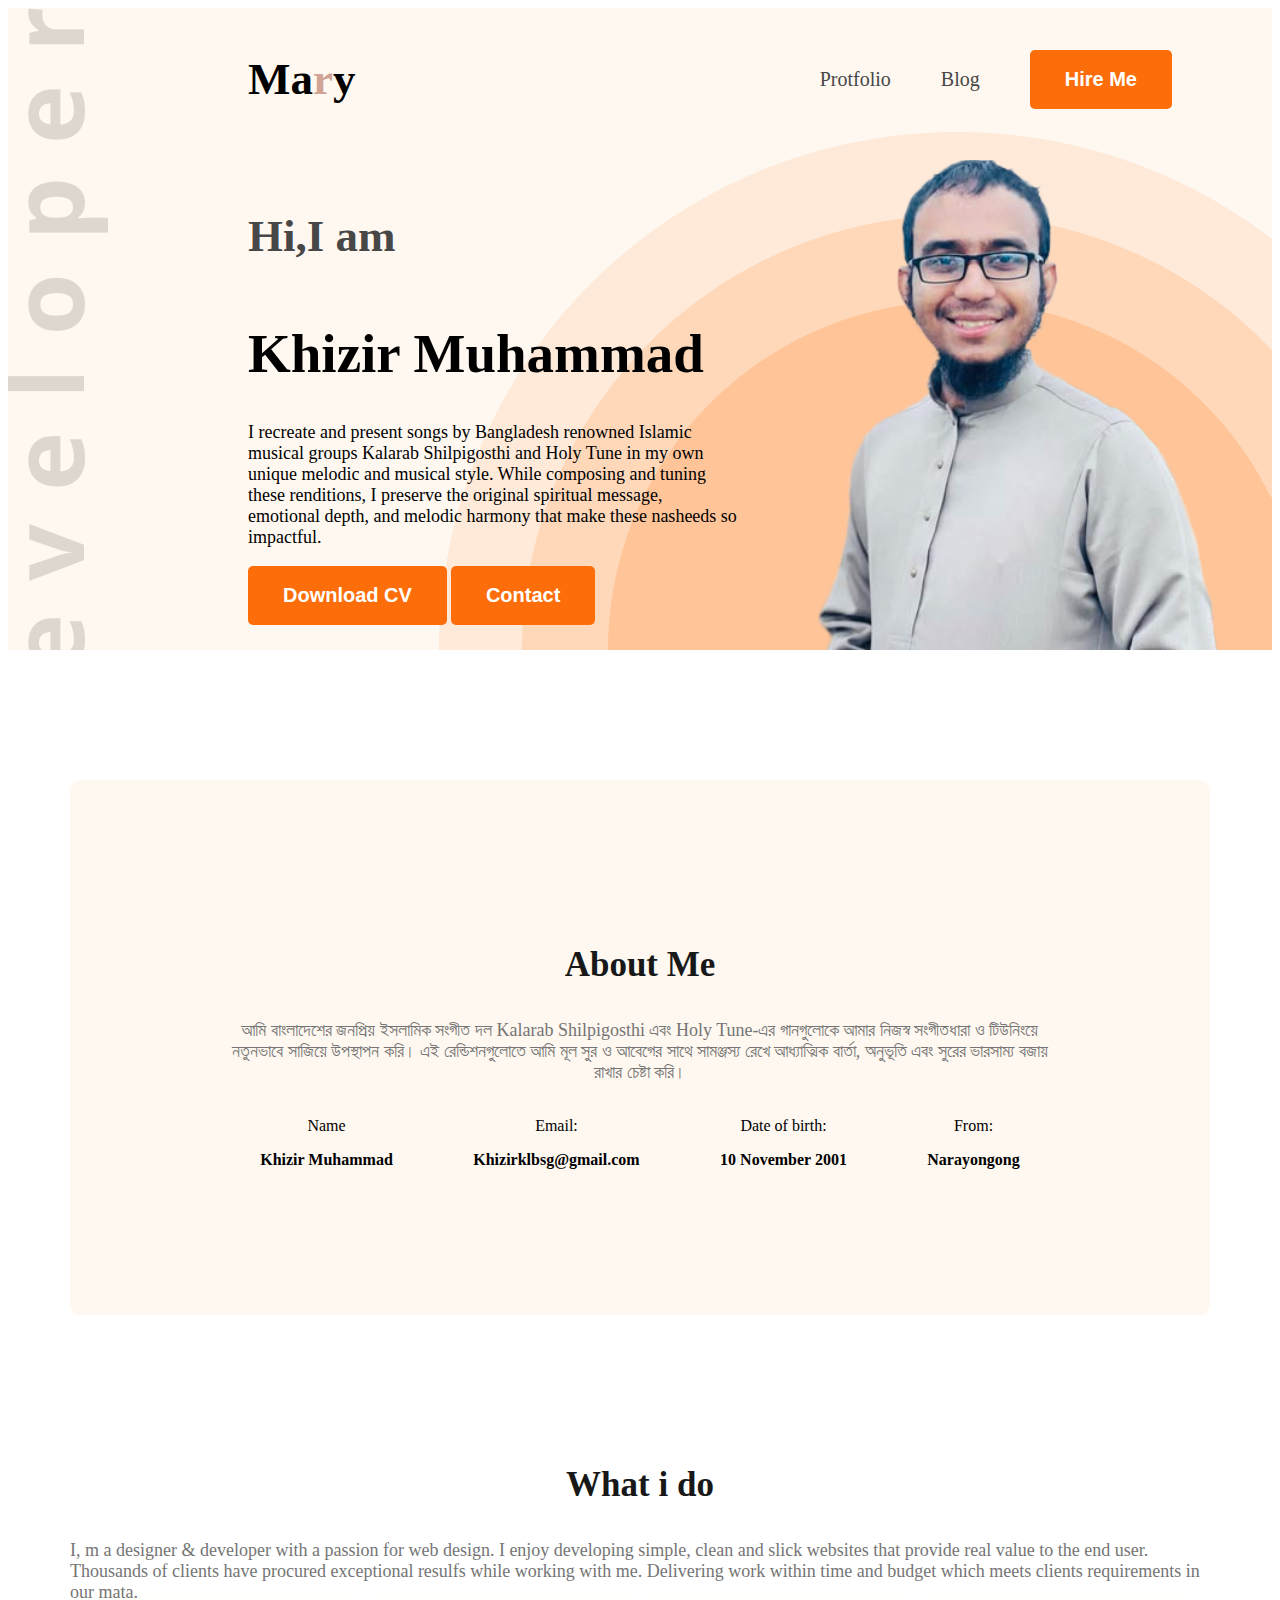
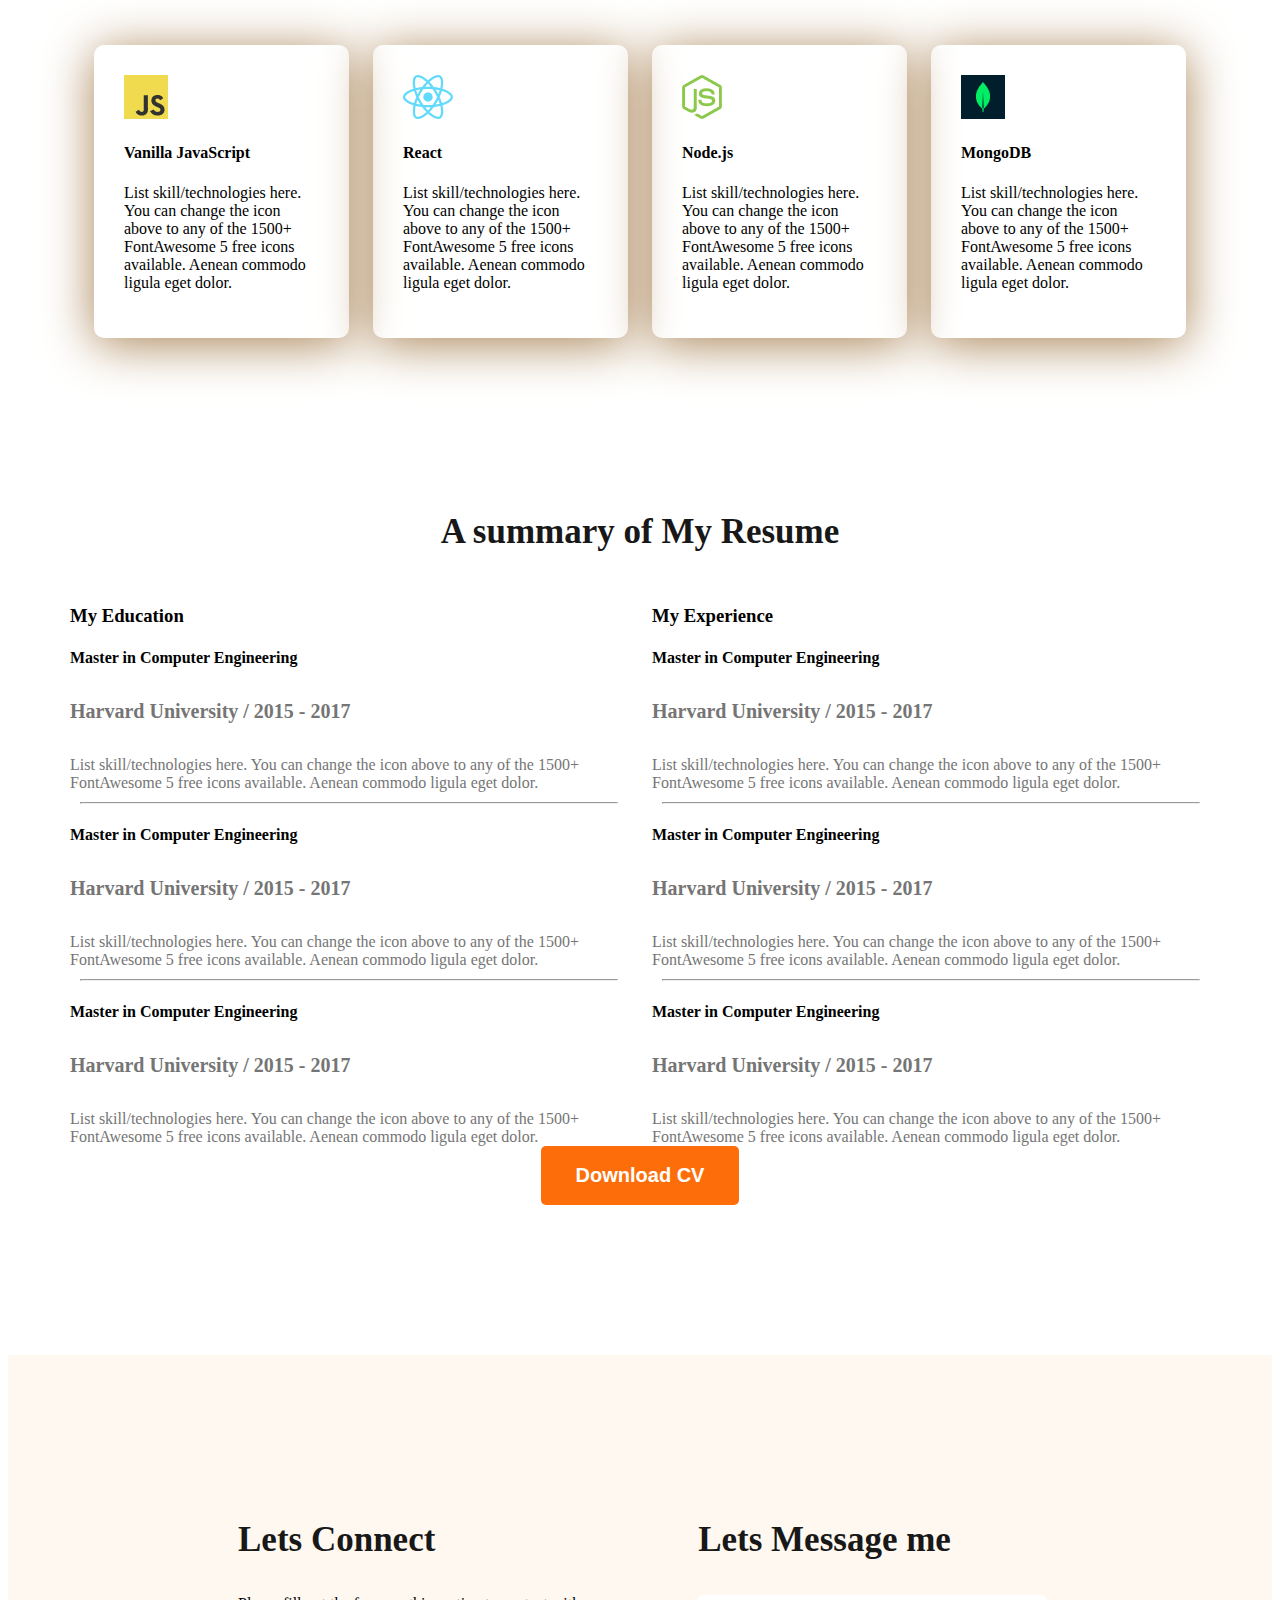
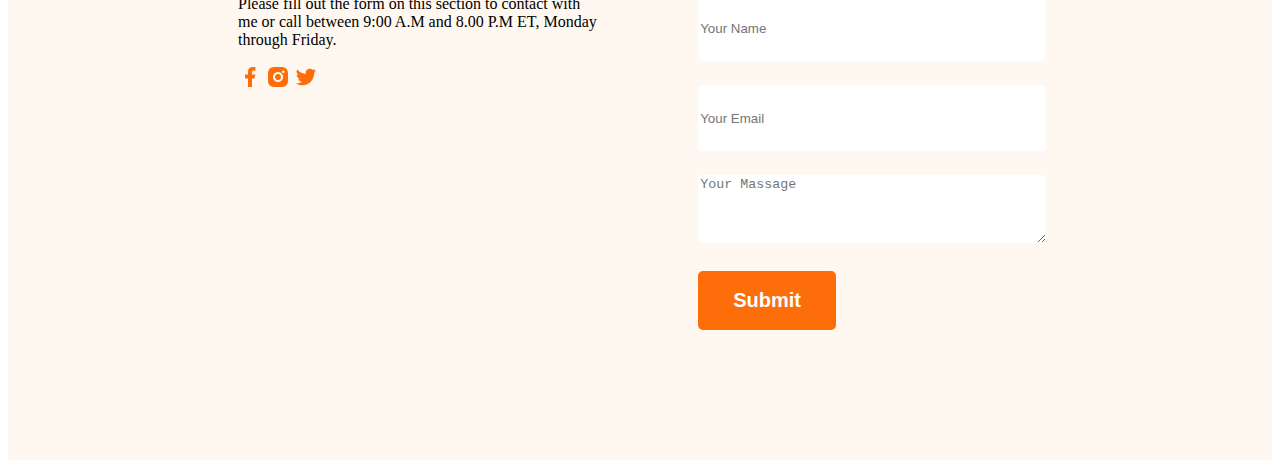
<file: index.html>
<!DOCTYPE html>
<html lang="en">
<head>
    <meta charset="UTF-8">
    <meta name="viewport" content="width=device-width, initial-scale=1.0">
    <title>Khizir Developer Protfolio</title>
    <link rel="preconnect" href="https://fonts.googleapis.com">
<link rel="preconnect" href="https://fonts.gstatic.com" crossorigin>
<link href="https://fonts.googleapis.com/css2?family=Open+Sans:ital,wght@0,300..800;1,300..800&display=swap" rel="stylesheet">

    <link rel="stylesheet" href="./styles/portfolio.css">
</head>
<body class="Open Sans">

    <header class="new-div secondary-bg">
                

        <nav>
            <h3 class="nav-title">Ma<span class="text-primary">r</span>y</h3>
            <ul>
                <li><a class="dark-2" href="">Protfolio</a></li>
                <li><a class="dark-2" href="">Blog</a></li>
                <li><a class="dark-2" href=""><button class="btn-primary">Hire Me</button></a></li>
            </ul>
        </nav>
        <div class="banner">
            <div class="banner-content">
             <h4 class="banner-greetings dark-2">Hi,I am</h4>
             <h1 class="banner-title">Khizir Muhammad</h1>
             <p class="banner-description">
                I recreate and present songs by Bangladesh renowned Islamic musical groups Kalarab Shilpigosthi and Holy Tune in my own unique melodic and musical style.
While composing and tuning these renditions, I preserve the original spiritual message, emotional depth, and melodic harmony that make these nasheeds so impactful.
             </p>

             

             <button class="btn-primary">Download CV</button>
             <button class="btn-primary">Contact</button>

             
            </div>
              <img class="banner-profile-pic" src="images/Khizir.png" alt="">
        </div>
      
    </header>

<main>
    <section class="about secondary-bg ">
        <h3 class="section-title">About Me</h3>
        <p class="section-description">
           আমি বাংলাদেশের জনপ্রিয় ইসলামিক সংগীত দল Kalarab Shilpigosthi এবং Holy Tune-এর গানগুলোকে আমার নিজস্ব সংগীতধারা ও টিউনিংয়ে নতুনভাবে সাজিয়ে উপস্থাপন করি।
এই রেন্ডিশনগুলোতে আমি মূল সুর ও আবেগের সাথে সামঞ্জস্য রেখে আধ্যাত্মিক বার্তা, অনুভূতি এবং সুরের ভারসাম্য বজায় রাখার চেষ্টা করি।
        </p>
        <div class="about-items">
            <!-- .about-item*4>p.item-title.item-description -->
             <div class="about-item">
                <p class="item-title">Name</p>
                <p class="item-description">Khizir Muhammad</p>
             </div>
             <div class="about-item">
                <p class="item-title">Email:</p>
                <p class="item-description">Khizirklbsg@gmail.com</p>
             </div>
             <div class="about-item">
                <p class="item-title">Date of birth:</p>
                <p class="item-description">10 November 2001</p>
             </div>
             <div class="about-item">
                <p class="item-title">From:</p>
                <p class="item-description">Narayongong</p>
             </div>
          
        </div>
    </section>
     <!-- what is do section start-->
      <section>
        <section class="skills">
            <h3 class="section-title text-center">What i do</h3>
            <p class="section-description">
                I, m a designer & developer with a passion for web design. I enjoy developing simple, clean and slick websites that provide real value to the end user. Thousands of clients have procured exceptional resulfs while working with me. Delivering work within time and budget which meets clients requirements in our mata. </p>

                <div class="skills-container">
                    <!-- .skill*4>img+h4.skill-title+p.skill-description -->

                    <div class="skill">
                        <img src="images/icons/js.png" alt="">
                        <h4 class="skill-title">Vanilla JavaScript</h4>
                        <p class="skill-description">List skill/technologies here. You can change the icon above to any of the 1500+ FontAwesome 5 free icons available. Aenean commodo ligula eget dolor.</p>
                    </div>
                    <div class="skill">
                        <img src="images/icons/react.png" alt="">
                        <h4 class="skill-title">React</h4>
                        <p class="skill-description">List skill/technologies here. You can change the icon above to any of the 1500+ FontAwesome 5 free icons available. Aenean commodo ligula eget dolor.</p>
                    </div>
                    <div class="skill">
                        <img src="images/icons/nodejs.png" alt="">
                        <h4 class="skill-title">Node.js</h4>
                        <p class="skill-description">List skill/technologies here. You can change the icon above to any of the 1500+ FontAwesome 5 free icons available. Aenean commodo ligula eget dolor.</p>
                    </div>
                    <div class="skill">
                        <img src="images/icons/mongo.png" alt="">
                        <h4 class="skill-title">MongoDB</h4>
                        <p class="skill-description">List skill/technologies here. You can change the icon above to any of the 1500+ FontAwesome 5 free icons available. Aenean commodo ligula eget dolor.</p>
                    </div>
                </div>

        </section>
      <section class="resume">
        <h3 class="section-title text-center">A summary of My Resume</h3>
        <div class="resume-container">
            <!-- .resume-column*2>h3.resume-column-title+.experience*3h4.experienece-title+h5.experience-sub-title+.experience-description-->

            <!-- .resume-column*2>h3.resume-column-title+.experience*3>h4.experience-title+h5.experience-sub-title+.experience-description -->
             <div class="resume-column">
                <h3 class="resume-column-title">My Education</h3>
                <div class="experience">
                    <h4 class="experience-title">Master in Computer Engineering</h4>
                    <h5 class="experience-sub-title">Harvard University / 2015 - 2017</h5>
                    <div class="experience-description">List skill/technologies here. You can change the icon above 
                    to any of the 1500+ FontAwesome 5 free icons available. Aenean commodo ligula eget dolor.</div>
                </div>
                <hr>
                 <div class="experience">
                    <h4 class="experience-title">Master in Computer Engineering</h4>
                    <h5 class="experience-sub-title">Harvard University / 2015 - 2017</h5>
                    <div class="experience-description">List skill/technologies here. You can change the icon above 
                    to any of the 1500+ FontAwesome 5 free icons available. Aenean commodo ligula eget dolor.</div>
                </div>
                <hr>
                 <div class="experience">
                    <h4 class="experience-title">Master in Computer Engineering</h4>
                    <h5 class="experience-sub-title">Harvard University / 2015 - 2017</h5>
                    <div class="experience-description">List skill/technologies here. You can change the icon above 
                    to any of the 1500+ FontAwesome 5 free icons available. Aenean commodo ligula eget dolor.</div>
                </div>
                <!-- <hr> -->
             </div>
             <div class="resume-column">
                <h3 class="resume-column-title">My Experience</h3>
                 <div class="experience">
                    <h4 class="experience-title">Master in Computer Engineering</h4>
                    <h5 class="experience-sub-title">Harvard University / 2015 - 2017</h5>
                    <div class="experience-description">List skill/technologies here. You can change the icon above 
                    to any of the 1500+ FontAwesome 5 free icons available. Aenean commodo ligula eget dolor.</div>
                </div>
                <hr>
                <div class="experience">
                    <h4 class="experience-title">Master in Computer Engineering</h4>
                    <h5 class="experience-sub-title">Harvard University / 2015 - 2017</h5>
                    <div class="experience-description">List skill/technologies here. You can change the icon above 
                    to any of the 1500+ FontAwesome 5 free icons available. Aenean commodo ligula eget dolor.</div>
                </div>
                <hr>
                <div class="experience">
                    <h4 class="experience-title">Master in Computer Engineering</h4>
                    <h5 class="experience-sub-title">Harvard University / 2015 - 2017</h5>
                    <div class="experience-description">List skill/technologies here. You can change the icon above 
                    to any of the 1500+ FontAwesome 5 free icons available. Aenean commodo ligula eget dolor.</div>
                </div>
             </div>
             
            </div>
            <div class="text-center">
                   <button class="btn-primary">Download CV</button>
            </div>
      </section>
</main>

<footer class="secondary-bg">
    <div class="footer-clumn"><h3 class="section-title">Lets Connect</h3>
        <p>
           Please fill out the form on this section to contact with me or call between 9:00 A.M and 8.00 P.M ET, Monday through Friday. 
        </p>
        <div>
            <a href=""><img src="images/icons/facebook.png" alt=""></a>

            <a href=""><img src="images/icons/insta.png" alt=""></a>
            <a href=""><img src="images/icons/twitter.png" alt=""></a>
        </div>
    </div>

     <div class="footer-clumn">
        <h3 class="section-title">Lets Message me</h3>
        <form action="">
           <input type="text" name="" id="" placeholder="Your Name">

           <input type="email" name="" id=""placeholder="Your Email">

           <textarea name="" id="" cols="30" rows="20" placeholder="Your Massage"></textarea>

           <input class="btn-primary" type="submit" value="Submit">

        </form>
     </div>
</footer>
    
</body>
</html>
</file>
<file: styles/portfolio.css>
.open-sans-normal {
  font-family: "Open Sans", sans-serif;
  font-optical-sizing: auto;
  font-weight: 
  font-style: normal;
  font-variation-settings:
    "wdth" 100;
}

/* shared style*/
.secondary-bg{
  background-color: rgb(255, 248, 240);
}

.text-primary{
  color: rgb(207, 164, 149);
}
.dark-2{
  color: #474747;
}

/*Nav styles*/
nav{
    display: flex;
    align-items: center;
    justify-content: space-between;
    margin: 0px 50px;
}

.nav-title{
  font-weight: 800;
  font-size: 45px;
  padding-left: 180px;

}

nav ul li{
  list-style: none;

}

nav li a{
  text-decoration: none;
  font-size: 20px;
  color: 474747;
}

nav ul{
  display: flex;
  align-items: center;
  
}
nav ul li{
    margin-right: 50px;
}

.btn-primary{
  background-color: #FD6E0A;
  font-weight: bold;
  color: white;
  padding:18px 35px ;
  border-radius: 5px;
  font-size: 20px;
  border: none;
}

/* banner style */



.banner-content{
  width:585px ;
}
.banner{
  display: flex;
  justify-content: space-between;
  margin: 0 35px 0 230px;
}
.banner-greetings{
  font-size: 45px;
  font-weight: 600 ;
}

.banner-title{
  font-weight: bold;
  font-size: 55px;
}
.banner-description{
  font-size: 18px;
}

.banner-profile-pic{
  width: 580px;
}

.new-div{
  background-image: url("../images/developer.png"),url(../images/header_bg.png);
  background-repeat: no-repeat;
  padding-left:10px;
  background-position: top left,bottom right;
}

.section-title{
  font-size: 35px;
  font-weight: bold;
  color: #181818;
}

.section-description{
  font-size: 18px;
  color: #757575;
}

.text-center{
  text-align: center;
}

/* main styles */
main{
  max-width: 1140px;
  margin: 0 auto;
  
}
main section{
   margin-top: 130px;
   margin-bottom: 150px;
}

/* about styles */
.about{
  border-radius: 10px;
 padding:130px 150px ;
 text-align: center;

}
.about-items{
  display: flex;
  justify-content: space-around;
}
.item-description{
  font-weight: bold;
}

/* skills section styles */
.skills-container{
display: flex;
gap: 24px;
padding: 24px;
}

.skill{
  padding: 30px;
  border-radius: 10px;
  box-shadow: 0px 6px 50px 0px rgb(169, 131, 85);
}

/* resume-container */
.resume-container{
  display: flex;
  gap: 24px;
  
}
.experience-sub-title{
  font-size: 20px;
}
.experience-description, .experience-sub-title{
  color: #757575;
}

.resume hr{
  margin: 10px;
}

/* footer styles */

footer{
  padding: 130px 230px;
  display: flex;
  gap: 100px;
}
.footer-column{
  width: 50%;
}

footer input[type="text"],footer input[type="email"],
footer textarea{
  height: 64px;
  border-radius: 5px;
  background-color: white;s
  display: block;
  width: 100%;
  padding: 10px 20 px;
  margin-bottom: 24px;
  border: none;
}
</file>
